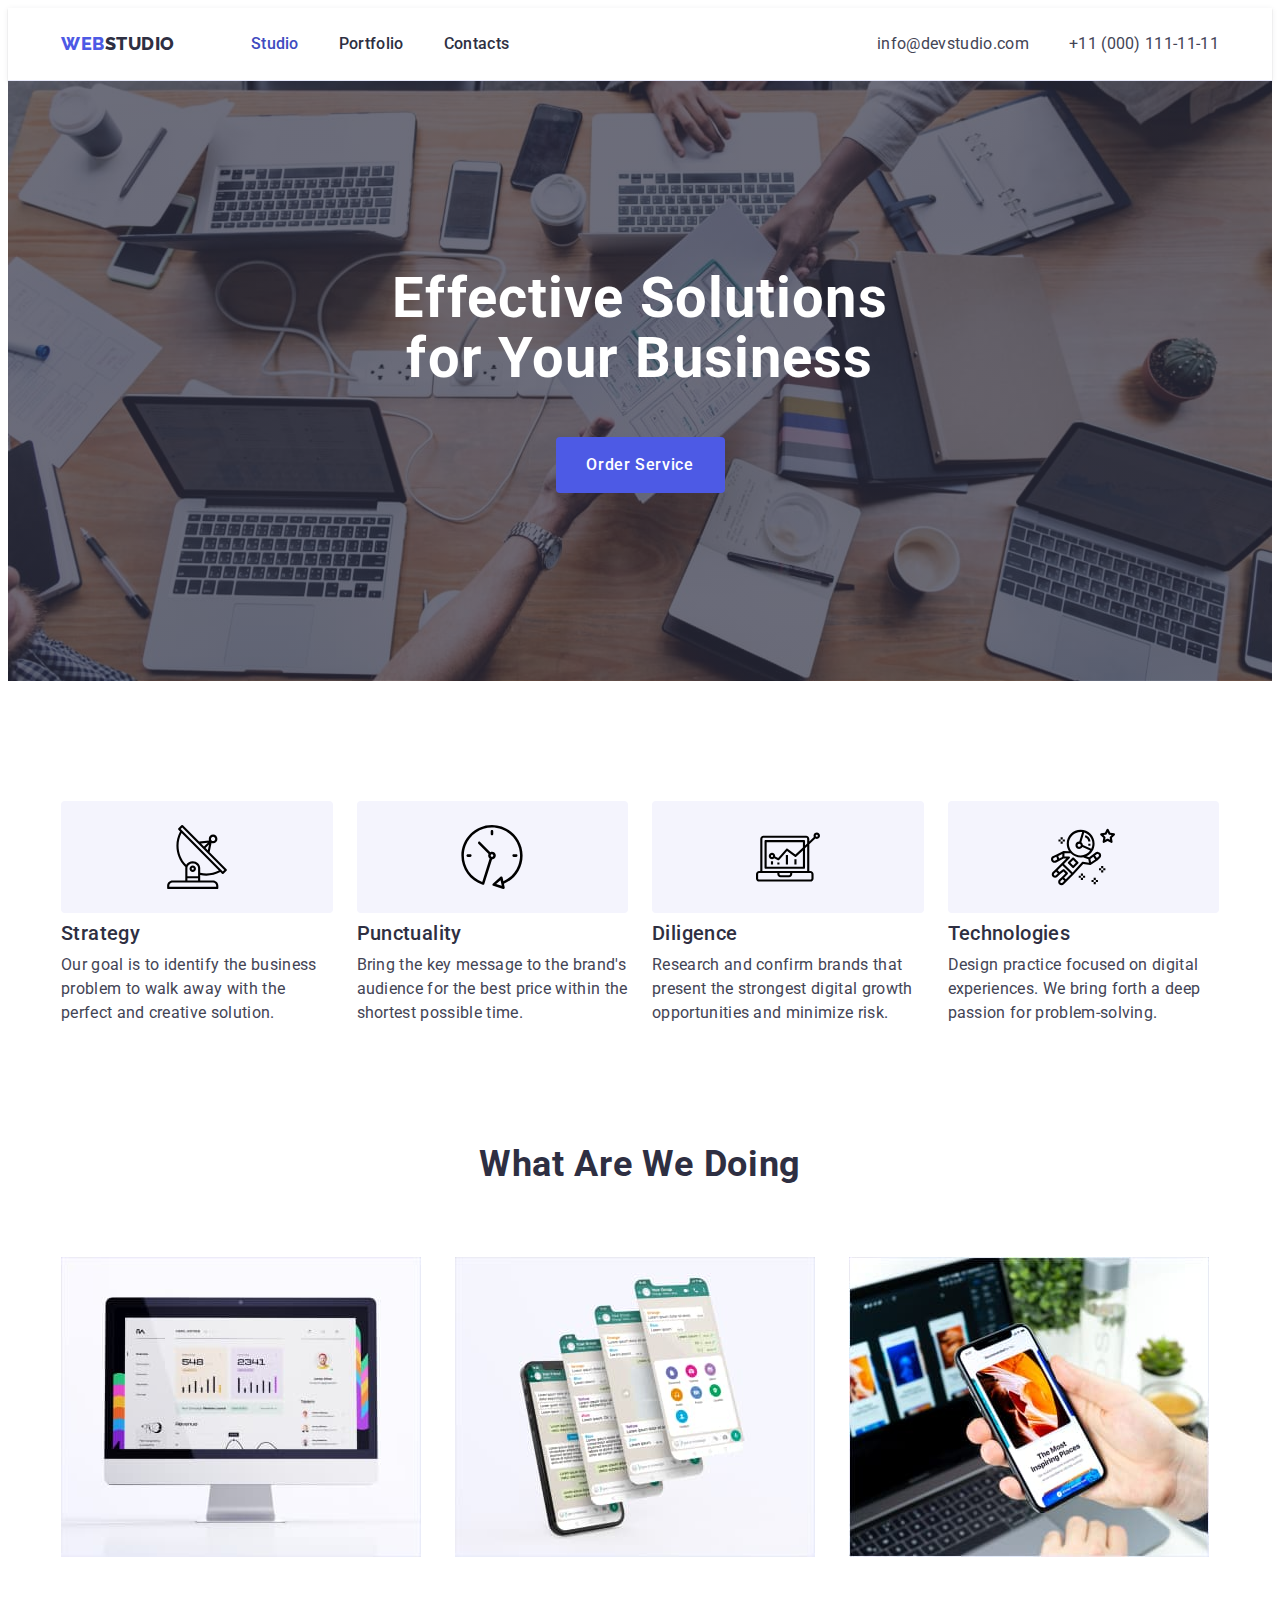
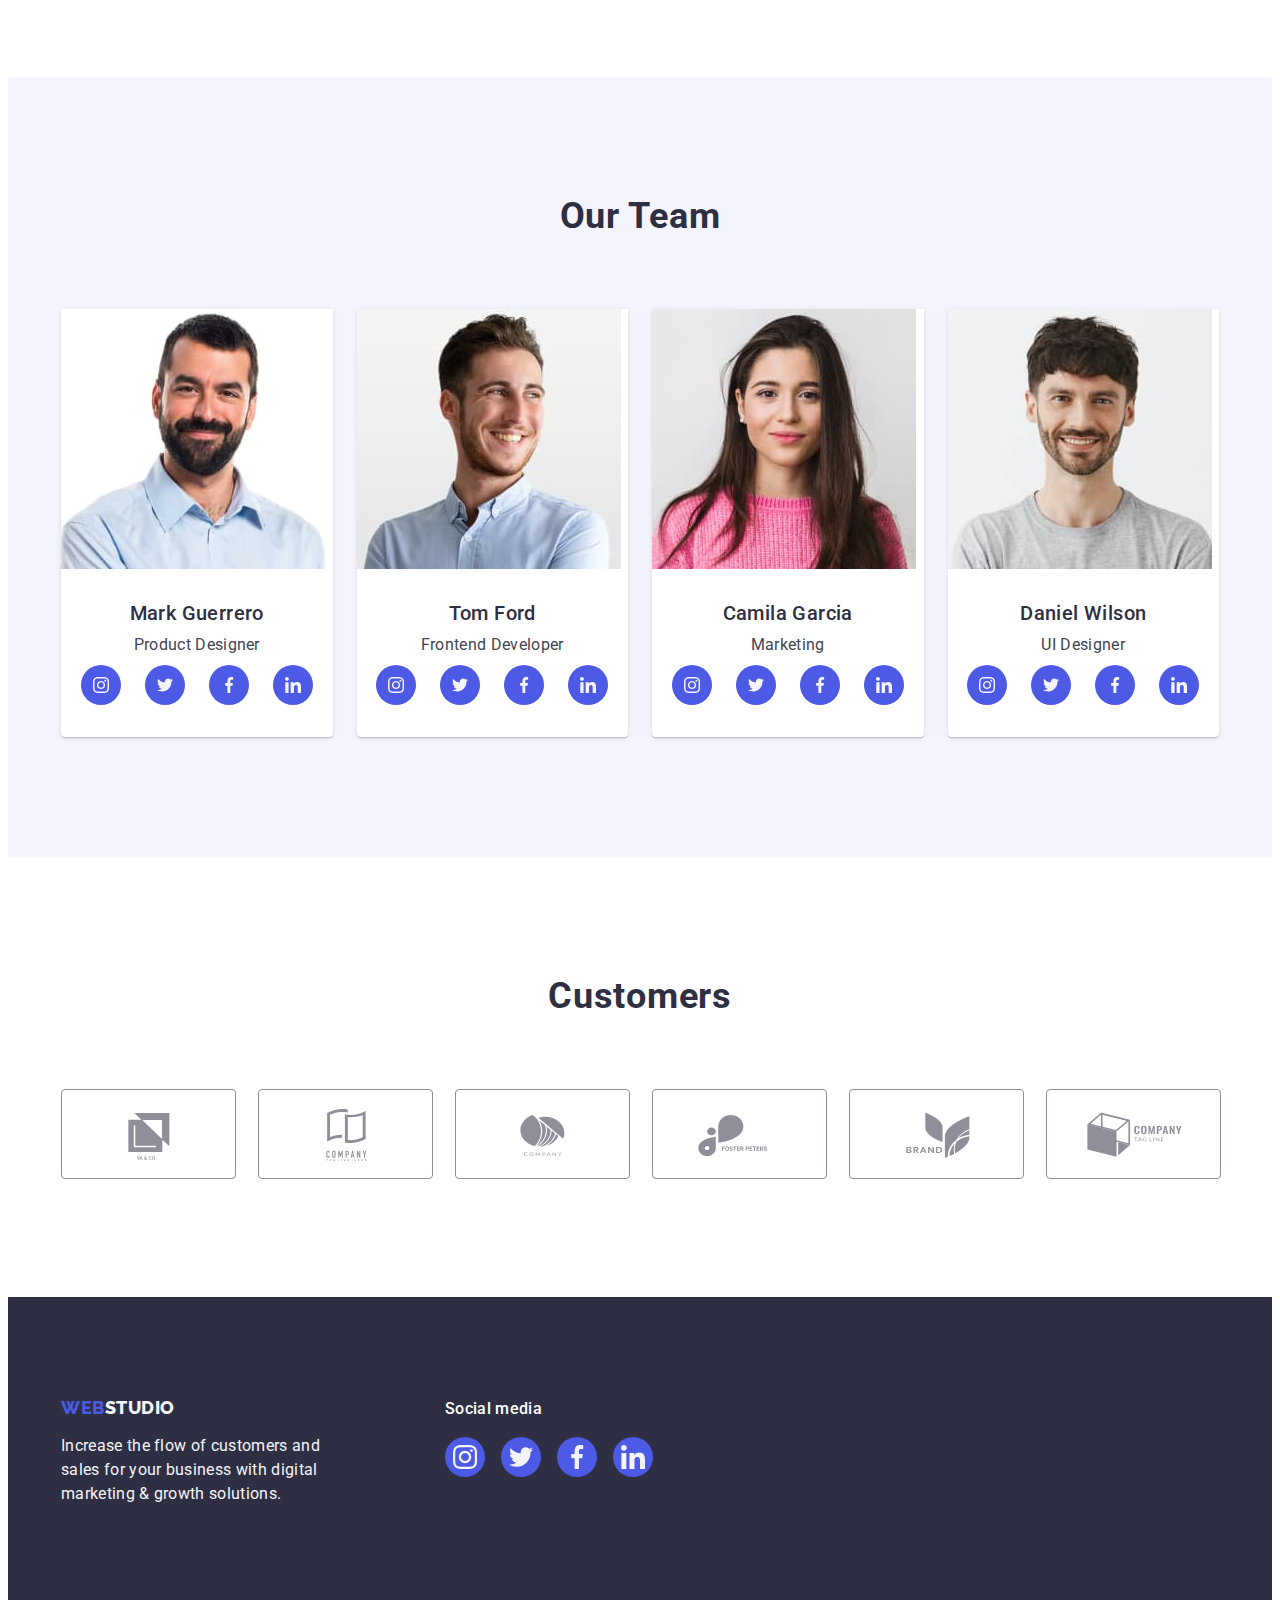
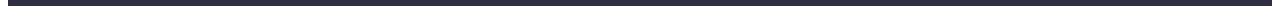
<file: index.html>
<!DOCTYPE html>
<html lang="en">
  <head>
    <meta charset="utf-8" />
    <meta name="description" content="WEBstudio site" />
    <link
      rel="stylesheet"
      href="https://cdnjs.cloudflare.com/ajax/libs/modern-normalize/2.0.0/modern-normalize.min.css"
      integrity="sha512-4xo8blKMVCiXpTaLzQSLSw3KFOVPWhm/TRtuPVc4WG6kUgjH6J03IBuG7JZPkcWMxJ5huwaBpOpnwYElP/m6wg=="
      crossorigin="anonymous"
      referrerpolicy="no-referrer"
    />
    <link href="./css/styles.css" rel="stylesheet" />
    <link rel="preconnect" href="https://fonts.googleapis.com" />
    <link rel="preconnect" href="https://fonts.gstatic.com" crossorigin />
    <link rel="preconnect" href="https://fonts.googleapis.com" />
    <link rel="preconnect" href="https://fonts.gstatic.com" crossorigin />
    <link
      href="https://fonts.googleapis.com/css2?family=Raleway:wght@800&family=Roboto:wght@400;500;700&display=swap"
      rel="stylesheet"
    />
    <title>WEBstudio</title>
  </head>
  <body>
    <header class="header">
      <div class="header-elements container">
        <nav class="navigation">
          <a href="./index.html" class="logo link"
            >WEB<span class="studio-logo">Studio</span>
          </a>
          <ul class="list menu">
            <li>
              <a href="./index.html" class="medium-text link menu-link current"
                >Studio</a
              >
            </li>
            <li>
              <a href="./portfolio.html" class="medium-text link menu-link"
                >Portfolio</a
              >
            </li>
            <li>
              <a href="" class="medium-text link menu-link">Contacts</a>
            </li>
          </ul>
        </nav>
        <address class="adress">
          <ul class="list menu">
            <li>
              <a
                href="mailto:info@devstudio.com"
                class="adress-text link menu-link"
                >info@devstudio.com</a
              >
            </li>
            <li>
              <a href="tel:+110001111111" class="adress-text link menu-link"
                >+11 (000) 111-11-11</a
              >
            </li>
          </ul>
        </address>
      </div>
    </header>
    <main>
      <section class="main-screen">
        <div class="container centered">
          <h1 class="h-one-title">Effective Solutions for Your Business</h1>
          <button type="button" class="button button-text" data-modal-open>
            Order Service
          </button>
        </div>
      </section>
      <section class="block-second">
        <div class="container">
          <h2 class="visually-hidden">About Us</h2>
          <ul class="list about-menu">
            <li class="element-list">
              <div class="icon">
                <svg width="64" height="64">
                  <use href="./images/icons.svg#icon-Group"></use>
                </svg>
              </div>
              <h3 class="h-three-title">Strategy</h3>
              <p class="p-text">
                Our goal is to identify the business problem to walk away with
                the perfect and creative solution.
              </p>
            </li>
            <li class="element-list">
              <div class="icon">
                <svg width="64" height="64">
                  <use href="./images/icons.svg#icon-clock"></use>
                </svg>
              </div>
              <h3 class="h-three-title">Punctuality</h3>
              <p class="p-text">
                Bring the key message to the brand's audience for the best price
                within the shortest possible time.
              </p>
            </li>
            <li class="element-list">
              <div class="icon">
                <svg width="64" height="64">
                  <use href="./images/icons.svg#icon-diagram"></use>
                </svg>
              </div>
              <h3 class="h-three-title">Diligence</h3>
              <p class="p-text">
                Research and confirm brands that present the strongest digital
                growth opportunities and minimize risk.
              </p>
            </li>
            <li class="element-list">
              <div class="icon">
                <svg width="64" height="64">
                  <use href="./images/icons.svg#icon-astronaut"></use>
                </svg>
              </div>
              <h3 class="h-three-title">Technologies</h3>
              <p class="p-text">
                Design practice focused on digital experiences. We bring forth a
                deep passion for problem-solving.
              </p>
            </li>
          </ul>
        </div>
      </section>
      <section class="block-third">
        <div class="container">
          <h2 class="h-two-title">What are we doing</h2>
          <ul class="list img-menu">
            <li class="img-element">
              <img src="./images/img1.jpg" width="360" alt="desctop screen" />
            </li>
            <li class="img-element">
              <img src="./images/img2.jpg" width="360" alt="mobiles screens" />
            </li>
            <li class="img-element">
              <img
                src="./images/img3.jpg"
                width="360"
                alt="holding mobile in hands"
              />
            </li>
          </ul>
        </div>
      </section>
      <section class="block-fourth">
        <div class="container">
          <h2 class="h-two-title">Our Team</h2>
          <ul class="list img-menu">
            <li class="list-el">
              <img
                src="./images/team1.jpg"
                width="264"
                height="260"
                alt="Mark Guerrero"
              />
              <div class="wrapper">
                <h3 class="h-three-title centered-title">Mark Guerrero</h3>
                <p class="p-text text-centered">Product Designer</p>
                <ul class="list socials-team">
                  <li class="socials-team-icon">
                    <a class="socials-team-link" href="">
                      <svg width="16" height="16" class="socials-team-svg">
                        <use href="./images/icons.svg#icon-instagram"></use>
                      </svg>
                    </a>
                  </li>
                  <li class="socials-team-icon">
                    <a class="socials-team-link" href="">
                      <svg width="16" height="16" class="socials-team-svg">
                        <use href="./images/icons.svg#icon-twitter"></use>
                      </svg>
                    </a>
                  </li>
                  <li class="socials-team-icon">
                    <a class="socials-team-link" href="">
                      <svg width="16" height="16" class="socials-team-svg">
                        <use href="./images/icons.svg#icon-facebook"></use>
                      </svg>
                    </a>
                  </li>
                  <li class="socials-team-icon">
                    <a class="socials-team-link" href="">
                      <svg width="16" height="16" class="socials-team-svg">
                        <use href="./images/icons.svg#icon-linkedin"></use>
                      </svg>
                    </a>
                  </li>
                </ul>
              </div>
            </li>
            <li class="list-el">
              <img
                src="./images/team2.jpg"
                width="264"
                height="260"
                alt="Tom Ford"
              />
              <div class="wrapper">
                <h3 class="h-three-title centered-title">Tom Ford</h3>
                <p class="p-text text-centered">Frontend Developer</p>
                <ul class="list socials-team">
                  <li class="socials-team-icon">
                    <a class="socials-team-link">
                      <svg width="16" height="16" class="socials-team-svg">
                        <use href="./images/icons.svg#icon-instagram"></use>
                      </svg>
                    </a>
                  </li>
                  <li class="socials-team-icon">
                    <a class="socials-team-link">
                      <svg width="16" height="16" class="socials-team-svg">
                        <use href="./images/icons.svg#icon-twitter"></use>
                      </svg>
                    </a>
                  </li>
                  <li class="socials-team-icon">
                    <a class="socials-team-link">
                      <svg width="16" height="16" class="socials-team-svg">
                        <use href="./images/icons.svg#icon-facebook"></use>
                      </svg>
                    </a>
                  </li>
                  <li class="socials-team-icon">
                    <a class="socials-team-link">
                      <svg width="16" height="16" class="socials-team-svg">
                        <use href="./images/icons.svg#icon-linkedin"></use>
                      </svg>
                    </a>
                  </li>
                </ul>
              </div>
            </li>
            <li class="list-el">
              <img
                src="./images/team3.jpg"
                width="264"
                height="260"
                alt="Gamila Garcia"
              />
              <div class="wrapper">
                <h3 class="h-three-title centered-title">Camila Garcia</h3>
                <p class="p-text text-centered">Marketing</p>
                <ul class="list socials-team">
                  <li class="socials-team-icon">
                    <a class="socials-team-link" href="">
                      <svg width="16" height="16" class="socials-team-svg">
                        <use href="./images/icons.svg#icon-instagram"></use>
                      </svg>
                    </a>
                  </li>
                  <li class="socials-team-icon">
                    <a class="socials-team-link" href="">
                      <svg width="16" height="16" class="socials-team-svg">
                        <use href="./images/icons.svg#icon-twitter"></use>
                      </svg>
                    </a>
                  </li>
                  <li class="socials-team-icon">
                    <a class="socials-team-link" href="">
                      <svg width="16" height="16" class="socials-team-svg">
                        <use href="./images/icons.svg#icon-facebook"></use>
                      </svg>
                    </a>
                  </li>
                  <li class="socials-team-icon">
                    <a class="socials-team-link" href="">
                      <svg width="16" height="16" class="socials-team-svg">
                        <use href="./images/icons.svg#icon-linkedin"></use>
                      </svg>
                    </a>
                  </li>
                </ul>
              </div>
            </li>
            <li class="list-el">
              <img
                src="./images/team4.jpg"
                width="264"
                height="260"
                alt="Daniel Wilson"
              />
              <div class="wrapper">
                <h3 class="h-three-title centered-title">Daniel Wilson</h3>
                <p class="p-text text-centered">UI Designer</p>
                <ul class="list socials-team">
                  <li class="socials-team-icon">
                    <a class="socials-team-link" href="">
                      <svg width="16" height="16" class="socials-team-svg">
                        <use href="./images/icons.svg#icon-instagram"></use>
                      </svg>
                    </a>
                  </li>
                  <li class="socials-team-icon">
                    <a class="socials-team-link" href="">
                      <svg width="16" height="16" class="socials-team-svg">
                        <use href="./images/icons.svg#icon-twitter"></use>
                      </svg>
                    </a>
                  </li>
                  <li class="socials-team-icon">
                    <a class="socials-team-link" href="">
                      <svg width="16" height="16" class="socials-team-svg">
                        <use href="./images/icons.svg#icon-facebook"></use>
                      </svg>
                    </a>
                  </li>
                  <li class="socials-team-icon">
                    <a class="socials-team-link" href="">
                      <svg width="16" height="16" class="socials-team-svg">
                        <use href="./images/icons.svg#icon-linkedin"></use>
                      </svg>
                    </a>
                  </li>
                </ul>
              </div>
            </li>
          </ul>
        </div>
      </section>
      <section class="fifth-block">
        <div class="container">
          <h2 class="h-two-title">Customers</h2>
          <ul class="list cust-list">
            <li class="cust-el">
              <a class="cust-link" href="">
                <svg width="104" height="56" class="cust-svg">
                  <use href="./images/icons.svg#icon-client1"></use>
                </svg>
              </a>
            </li>
            <li class="cust-el">
              <a class="cust-link" href="">
                <svg width="104" height="56" class="cust-svg">
                  <use href="./images/icons.svg#icon-client2"></use>
                </svg>
              </a>
            </li>
            <li class="cust-el">
              <a class="cust-link" href="">
                <svg width="104" height="56" class="cust-svg">
                  <use href="./images/icons.svg#icon-client3"></use>
                </svg>
              </a>
            </li>
            <li class="cust-el">
              <a class="cust-link" href="">
                <svg width="104" height="56" class="cust-svg">
                  <use href="./images/icons.svg#icon-client4"></use>
                </svg>
              </a>
            </li>
            <li class="cust-el">
              <a class="cust-link" href="">
                <svg width="104" height="56" class="cust-svg">
                  <use href="./images/icons.svg#icon-client5"></use>
                </svg>
              </a>
            </li>
            <li class="cust-el">
              <a class="cust-link" href="">
                <svg width="104" height="56" class="cust-svg">
                  <use href="./images/icons.svg#icon-client6"></use>
                </svg>
              </a>
            </li>
          </ul>
        </div>
      </section>
    </main>
    <footer class="footer">
      <div class="container footer-container">
        <div class="footer-first">
          <a href="./index.html" class="logo link footer-logo"
            >WEB<span class="studio-logo-white">Studio</span></a
          >
          <p class="footer-text">
            Increase the flow of customers and sales for your business with
            digital marketing & growth solutions.
          </p>
        </div>
        <div class="footer-socials">
          <p class="footer-socials-title">Social media</p>
          <ul class="list footer-socials-list">
            <li class="foot-soc-el">
              <a href="" class="foot-soc-link">
                <svg width="24" height="24" class="foot-soc-svg">
                  <use href="./images/icons.svg#icon-instagram"></use>
                </svg>
              </a>
            </li>
            <li class="foot-soc-el">
              <a href="" class="foot-soc-link">
                <svg width="24" height="24" class="foot-soc-svg">
                  <use href="./images/icons.svg#icon-twitter"></use>
                </svg>
              </a>
            </li>
            <li class="foot-soc-el">
              <a href="" class="foot-soc-link">
                <svg width="24" height="24" class="foot-soc-svg">
                  <use href="./images/icons.svg#icon-facebook"></use>
                </svg>
              </a>
            </li>
            <li class="foot-soc-el">
              <a href="" class="foot-soc-link">
                <svg width="24" height="24" class="foot-soc-svg">
                  <use href="./images/icons.svg#icon-linkedin"></use>
                </svg>
              </a>
            </li>
          </ul>
        </div>
      </div>
    </footer>
    <div class="modal is-hidden" data-modal>
      <div class="modal-window">
        <button type="button" data-modal-close class="close-modal-button">
          <svg width="8" height="8" class="close-svg">
            <use href="./images/icons.svg#icon-close"></use>
          </svg>
        </button>
      </div>
    </div>
    <script src="./js/modal.js"></script>
  </body>
</html>
</file>
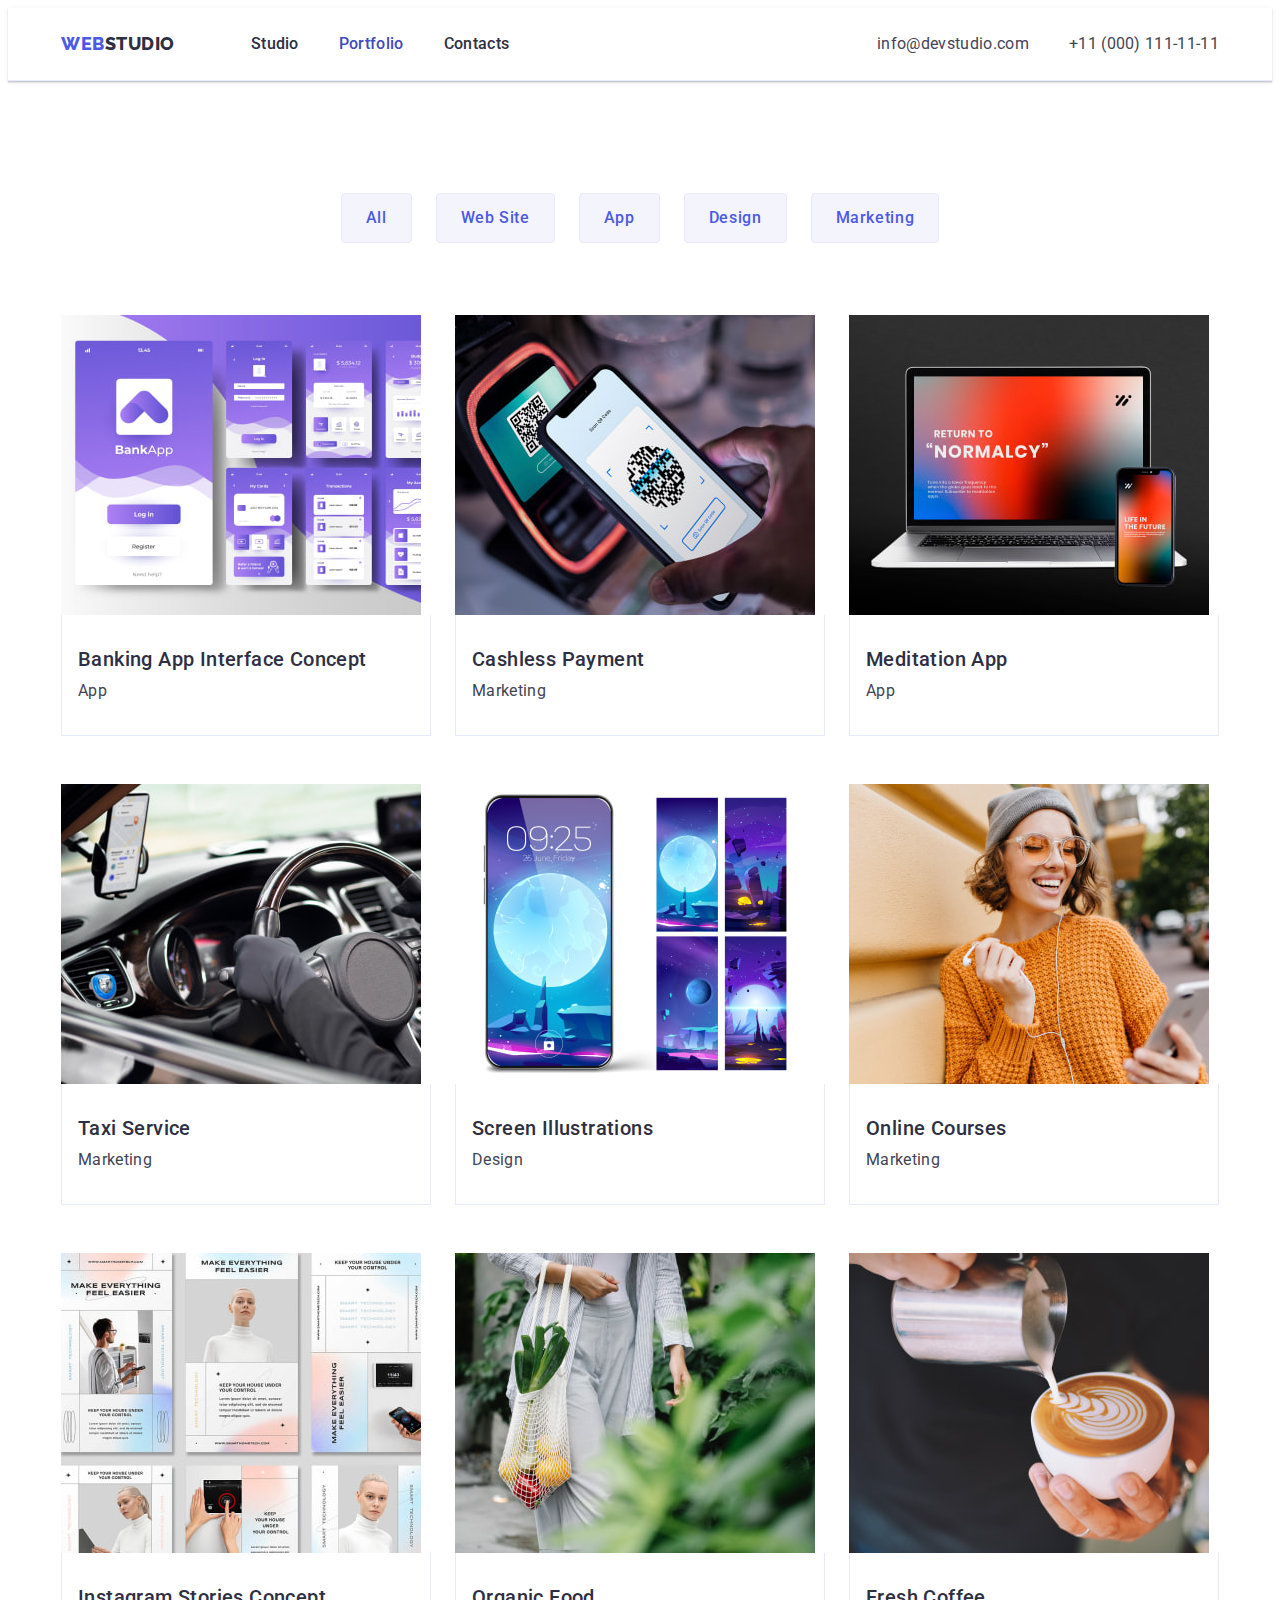
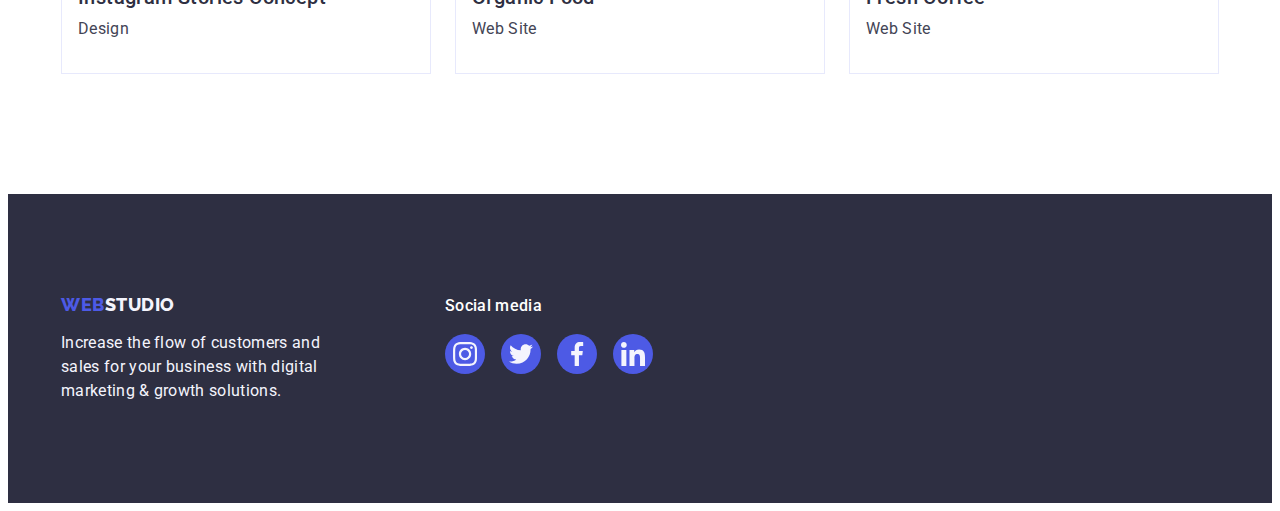
<file: portfolio.html>
<!DOCTYPE html>
<html lang="en">
  <head>
    <meta charset="utf-8" />
    <meta name="description" content="WEBstudio site" />
    <link
      rel="stylesheet"
      href="https://cdnjs.cloudflare.com/ajax/libs/modern-normalize/2.0.0/modern-normalize.min.css"
      integrity="sha512-4xo8blKMVCiXpTaLzQSLSw3KFOVPWhm/TRtuPVc4WG6kUgjH6J03IBuG7JZPkcWMxJ5huwaBpOpnwYElP/m6wg=="
      crossorigin="anonymous"
      referrerpolicy="no-referrer"
    />
    <link href="./css/styles.css" rel="stylesheet" />
    <link rel="preconnect" href="https://fonts.googleapis.com" />
    <link rel="preconnect" href="https://fonts.gstatic.com" crossorigin />
    <link rel="preconnect" href="https://fonts.googleapis.com" />
    <link rel="preconnect" href="https://fonts.gstatic.com" crossorigin />
    <link
      href="https://fonts.googleapis.com/css2?family=Raleway:wght@800&family=Roboto:wght@400;500;700&display=swap"
      rel="stylesheet"
    />
    <title>Portfolio</title>
  </head>
  <body>
    <header class="header">
      <div class="header-elements container">
        <nav class="navigation">
          <a href="./index.html" class="logo link"
            >WEB<span class="studio-logo">Studio</span>
          </a>
          <ul class="list menu">
            <li>
              <a href="./index.html" class="medium-text link menu-link"
                >Studio</a
              >
            </li>
            <li>
              <a href="./portfolio.html" class="medium-text link menu-link current"
                >Portfolio</a
              >
            </li>
            <li>
              <a href="" class="medium-text link menu-link">Contacts</a>
            </li>
          </ul>
        </nav>
        <address class="adress">
          <ul class="list menu">
            <li>
              <a
                href="mailto:info@devstudio.com"
                class="adress-text link menu-link"
                >info@devstudio.com</a
              >
            </li>
            <li>
              <a href="tel:+110001111111" class="adress-text link menu-link"
                >+11 (000) 111-11-11</a
              >
            </li>
          </ul>
        </address>
      </div>
    </header>
    <main>
      <section class="portfolio-content" id="portfolio-content">
        <div class="container">
          <h1 class="visually-hidden">Portfolio</h1>
          <ul class="list portfolio-filter-list">
            <li>
              <button type="button" class="button-filter">All</button>
            </li>
            <li>
              <button type="button" class="button-filter">Web Site</button>
            </li>
            <li>
              <button type="button" class="button-filter">App</button>
            </li>
            <li>
              <button type="button" class="button-filter">Design</button>
            </li>
            <li>
              <button type="button" class="button-filter">Marketing</button>
            </li>
          </ul>
          <ul class="list portfolio-list">
            <li class="portfolio-el">
              <a href="" class="link portfolio-link">
                <div class="portfolio-image-container">
                  <img
                    src="./images/portfolio1.jpg"
                    width="360"
                    alt="Cashless Payment"
                  />
                  <p class="p-text portfolio-p"> - 14 Stylish and User-Friendly App Design Concepts · Task Manager App · Calorie Tracker App · Exotic Fruit Ecommerce App · Cloud Storage App</p>
                </div>
                <div class="wrapper-portfolio-el">
                  <h2 class="h-three-title-portfolio">Banking App Interface Concept</h2>
                  <p class="p-text">App</p>
                </div>
              </a>
            </li>
            <li class="portfolio-el">
              <a href="" class="link portfolio-link">
                <div class="portfolio-image-container">
                  <img
                    src="./images/portfolio2.jpg"
                    width="360"
                    alt="Cashless Payment"
                  />
                  <p class="p-text portfolio-p"> - 14 Stylish and User-Friendly App Design Concepts · Task Manager App · Calorie Tracker App · Exotic Fruit Ecommerce App · Cloud Storage App</p>
                </div>
                <div class="wrapper-portfolio-el">
                  <h2 class="h-three-title-portfolio">Cashless Payment</h2>
                  <p class="p-text">Marketing</p>
                </div>
              </a>
            </li>
            <li class="portfolio-el">
              <a href="" class="link portfolio-link">
                <div class="portfolio-image-container">
                  <img
                    src="./images/portfolio3.jpg"
                    width="360"
                    alt="Cashless Payment"
                  />
                  <p class="p-text portfolio-p"> - 14 Stylish and User-Friendly App Design Concepts · Task Manager App · Calorie Tracker App · Exotic Fruit Ecommerce App · Cloud Storage App</p>
                </div>
                <div class="wrapper-portfolio-el">
                  <h2 class="h-three-title-portfolio">Meditation App</h2>
                  <p class="p-text">App</p>
                </div>
              </a>
            </li>
            <li class="portfolio-el">
              <a href="" class="link portfolio-link">
                <div class="portfolio-image-container">
                  <img
                    src="./images/portfolio4.jpg"
                    width="360"
                    alt="Cashless Payment"
                  />
                  <p class="p-text portfolio-p"> - 14 Stylish and User-Friendly App Design Concepts · Task Manager App · Calorie Tracker App · Exotic Fruit Ecommerce App · Cloud Storage App</p>
                </div>
                <div class="wrapper-portfolio-el">
                  <h2 class="h-three-title-portfolio">Taxi Service</h2>
                  <p class="p-text">Marketing</p>
                </div>
              </a>
            </li>
            <li class="portfolio-el">
              <a href="" class="link portfolio-link">
                <div class="portfolio-image-container">
                  <img
                    src="./images/portfolio5.jpg"
                    width="360"
                    alt="Cashless Payment"
                  />
                  <p class="p-text portfolio-p"> - 14 Stylish and User-Friendly App Design Concepts · Task Manager App · Calorie Tracker App · Exotic Fruit Ecommerce App · Cloud Storage App</p>
                </div>
                <div class="wrapper-portfolio-el">
                  <h2 class="h-three-title-portfolio">Screen Illustrations</h2>
                  <p class="p-text">Design</p>
                </div>
              </a>
            </li>
            <li class="portfolio-el">
              <a href="" class="link portfolio-link">
                <div class="portfolio-image-container">
                  <img
                    src="./images/portfolio6.jpg"
                    width="360"
                    alt="Cashless Payment"
                  />
                  <p class="p-text portfolio-p"> - 14 Stylish and User-Friendly App Design Concepts · Task Manager App · Calorie Tracker App · Exotic Fruit Ecommerce App · Cloud Storage App</p>
                </div>
                <div class="wrapper-portfolio-el">
                  <h2 class="h-three-title-portfolio">Online Courses</h2>
                  <p class="p-text">Marketing</p>
                </div>
              </a>
            </li>
            <li class="portfolio-el">
              <a href="" class="link portfolio-link">
                <div class="portfolio-image-container">
                  <img
                    src="./images/portfolio7.jpg"
                    width="360"
                    alt="Cashless Payment"
                  />
                  <p class="p-text portfolio-p"> - 14 Stylish and User-Friendly App Design Concepts · Task Manager App · Calorie Tracker App · Exotic Fruit Ecommerce App · Cloud Storage App</p>
                </div>
                <div class="wrapper-portfolio-el">
                  <h2 class="h-three-title-portfolio">Instagram Stories Concept</h2>
                  <p class="p-text">Design</p>
                </div>
              </a>
            </li>
            <li class="portfolio-el">
              <a href="" class="link portfolio-link">
                <div class="portfolio-image-container">
                  <img
                    src="./images/portfolio8.jpg"
                    width="360"
                    alt="Cashless Payment"
                  />
                  <p class="p-text portfolio-p"> - 14 Stylish and User-Friendly App Design Concepts · Task Manager App · Calorie Tracker App · Exotic Fruit Ecommerce App · Cloud Storage App</p>
                </div>
                <div class="wrapper-portfolio-el">
                  <h2 class="h-three-title-portfolio">Organic Food</h2>
                  <p class="p-text">Web Site</p>
                </div>
              </a>
            </li>
            <li class="portfolio-el">
              <a href="" class="link portfolio-link">
                <div class="portfolio-image-container">
                  <img
                    src="./images/portfolio9.jpg"
                    width="360"
                    alt="Cashless Payment"
                  />
                  <p class="p-text portfolio-p"> - 14 Stylish and User-Friendly App Design Concepts · Task Manager App · Calorie Tracker App · Exotic Fruit Ecommerce App · Cloud Storage App</p>
                </div>
                <div class="wrapper-portfolio-el">
                  <h2 class="h-three-title-portfolio">Fresh Coffee</h2>
                  <p class="p-text">Web Site</p>
                </div>
              </a>
            </li>
          </ul>
        </div>
      </section>
    </main>
    <footer class="footer">
      <div class="container footer-container">
        <div class="footer-first">
          <a href="./index.html" class="logo link footer-logo"
            >WEB<span class="studio-logo-white">Studio</span></a>
          <p class="footer-text">
            Increase the flow of customers and sales for your business with
            digital marketing & growth solutions.
          </p>
        </div>
        <div class="footer-socials">
          <p class="footer-socials-title">Social media</p>
          <ul class="list footer-socials-list">
            <li class="foot-soc-el">
              <a href="" class="foot-soc-link">
                <svg width="24" height="24" class="foot-soc-svg">
                  <use href="./images/icons.svg#icon-instagram"></use>
                </svg>
              </a>
            </li>
            <li class="foot-soc-el">
              <a href="" class="foot-soc-link">
                <svg width="24" height="24" class="foot-soc-svg">
                  <use href="./images/icons.svg#icon-twitter"></use>
                </svg>
              </a>
            </li>
            <li class="foot-soc-el">
              <a href="" class="foot-soc-link">
                <svg width="24" height="24" class="foot-soc-svg">
                  <use href="./images/icons.svg#icon-facebook"></use>
                </svg>
              </a>
            </li>
            <li class="foot-soc-el">
              <a href="" class="foot-soc-link">
                <svg width="24" height="24" class="foot-soc-svg">
                  <use href="./images/icons.svg#icon-linkedin"></use>
                </svg>
              </a>
            </li>
          </ul>
        </div>
      </div>
    </footer>
  </body>
</html>
</file>
<file: css/styles.css>
:root {
  --primary-brand: #4d5ae5;
  --pressed-state: #404bbf;
  --dark: #2e2f42;
  --succes: #31d0aa;
  --text: #434455;
  --subtle-text: #8e8f99;
  --accent: #e7e9fc;
  --light: #f4f4fd;
  --modal-overlay: #2e2f4266;
  --hero-background: #2e2f42b2;
  --white-background: #ffffff;
  --modal-backgroung: #fcfcfc;
}

body {
  font-family: "Roboto", sans-serif;
  size: 16px;
  line-height: 24px;
  letter-spacing: 0.02em;
  color: var(--text);
  background-color: var(--white-background);
}

a {
  font-size: 12px;
  line-height: 16px;
  letter-spacing: 0.04em;
  text-decoration: none;
}

h1,
h2,
h3,
p {
  margin: 0;
}

.h-one-title {
  font-size: 56px;
  line-height: 1.07;
  letter-spacing: 0.02em;
  text-align: center;
  color: var(--white-background);
  max-width: 496px;
  margin-bottom: 48px;
}

.h-two-title {
  font-size: 36px;
  line-height: 1.11;
  letter-spacing: 0.02em;
  text-align: center;
  text-transform: capitalize;
  color: var(--dark);
  margin-bottom: 72px;
}

.h-three-title {
  font-size: 20px;
  font-weight: 500;
  line-height: 1.2;
  letter-spacing: 0.02em;
  color: var(--dark);
  margin-bottom: 8px;
}

.centered-title {
  text-align: center;
}

.p-text {
  font-size: 16px;
  line-height: 1.5;
  letter-spacing: 0.02em;
  color: var(--text);
}

.text-centered {
  text-align: center;
  margin-bottom: 8px;
}

.small-text {
  font-size: 12px;
  line-height: 12px;
  letter-spacing: 0.04em;
}

.medium-text {
  font-weight: 500;
  font-size: 16px;
  line-height: 1.5;
  letter-spacing: 0.02em;
  color: var(--dark);
}

.button {
  font-family: "Roboto", sans-serif;
  background-color: var(--primary-brand);
  color: var(--white-background);
  font-size: 16px;
  font-weight: 500;
  line-height: 1.5;
  letter-spacing: 0.04em;
  text-align: center;
  cursor: pointer;
  display: block;
  min-width: 169px;
  height: 56px;
  border: none;
  border-radius: 4px;
  transition: background-color 250ms cubic-bezier(0.4, 0, 0.2, 1);
}

.button:hover,
.button:focus {
  background-color: var(--pressed-state);
}

.link {
  text-decoration: none;
  display: block;
}

.link:hover,
.link:focus {
  color: var(--pressed-state);
}

.logo {
  font-family: "Raleway", sans-serif;
  font-size: 18px;
  font-weight: 800;
  line-height: 1.17;
  letter-spacing: 0.03em;
  text-align: left;
  color: var(--primary-brand);
  text-transform: uppercase;
  margin-right: 76px;
}

.white {
  color: var(--accent);
}

.studio-logo {
  color: var(--dark);
}

.studio-logo-white {
  color: var(--light);
}

.list {
  list-style: none;
}

.visually-hidden {
  position: absolute;
  width: 1px;
  height: 1px;
  margin: -1px;
  border: 0;
  padding: 0;
  white-space: nowrap;
  clip-path: inset(100%);
  clip: rect(0 0 0 0);
  overflow: hidden;
}

img {
  display: block;
}

.container {
  width: 1158px;
  margin: 0 auto;
  padding: 0 15px;
}
/*HEADER*/

.header {
  border-bottom: 1px solid #e7e9fc;
  box-shadow: 0px 2px 1px rgba(46, 47, 66, 0.08),
    0px 1px 1px rgba(46, 47, 66, 0.16), 0px 1px 6px rgba(46, 47, 66, 0.08);
}

.header-elements {
  display: flex;
  justify-content: space-between;
}

.navigation {
  display: flex;
  align-items: center;
}

.menu {
  display: flex;
  gap: 40px;
  margin: 0;
  padding-left: 0;
}

.menu-link {
  position: relative;
  padding: 24px 0;
  transition: color 250ms cubic-bezier(0.4, 0, 0.2, 1);
}

.current {
  color: var(--pressed-state);
}

.current::after {
  content: "";
  position: absolute;
  left: 0;
  bottom: -1px;
  height: 4px;
  background-color: var(--pressed-state);
  border-radius: 2px;
}

address {
  font-style: normal;
}

.adress-text {
  font-size: 16px;
  line-height: 1.5;
  letter-spacing: 0.02em;
  color: var(--text);
}

/* MAIN-SCREEN */

.main-screen {
  max-width: 1440px;
  margin: 0 auto;
  padding: 188px 0;
  color: var(--white-background);
  background-color: var(--dark);
  background-image: linear-gradient(
      rgba(46, 47, 66, 0.7),
      rgba(46, 47, 66, 0.7)
    ),
    url(../images/hero-bg.jpg);
  background-repeat: no-repeat;
  background-position: center;
  background-size: cover;
}

.centered {
  display: flex;
  flex-direction: column;
  align-items: center;
}
/* BLOCK-2 */

.block-second {
  padding: 120px 0;
}

.about-menu {
  display: flex;
  gap: 24px;
  margin: 0;
  padding-left: 0;
}

.element-list {
  width: calc((100% - 72px) / 4);
}

.icon {
  display: flex;
  align-items: center;
  justify-content: center;
  height: 112px;
  background-color: var(--light);
  border-radius: 4px;
  margin-bottom: 8px;
}
/* BLOCK-3 */

.block-third {
  padding-bottom: 120px;
}

.img-menu {
  display: flex;
  gap: 24px;
  margin: 0;
  padding-left: 0;
}

.img-element {
  width: calc((100% - 48px) / 3);
}

/* BLOCK-4 */

.block-fourth {
  background-color: var(--light);
  padding: 120px 0;
}

.list-el {
  background-color: var(--white-background);
  width: calc((100% - 72px) / 4);
  border-radius: 0px 0px 4px 4px;
  box-shadow: 0px 1px 6px rgba(46, 47, 66, 0.08),
    0px 1px 1px rgba(46, 47, 66, 0.16), 0px 2px 1px rgba(46, 47, 66, 0.08);
}

.wrapper {
  padding: 32px 0;
}

.socials-team {
  display: flex;
  justify-content: center;
  gap: 24px;
  margin: 0;
  padding: 0;
}

.socials-team-icon {
  width: 40px;
  height: 40px;
}

.socials-team-link {
  width: 100%;
  height: 100%;
  background-color: var(--primary-brand);
  border-radius: 50%;
  display: flex;
  align-items: center;
  justify-content: center;
  cursor: pointer;
  transition: background-color 250ms cubic-bezier(0.4, 0, 0.2, 1);
}

.socials-team-link:hover {
  background-color: var(--pressed-state);
}

.socials-team-link:focus {
  background-color: var(--pressed-state);
}

.socials-team-svg {
  fill: var(--light);
}

/* BLOCK-5 */

.fifth-block {
  padding-top: 120px;
  padding-bottom: 120px;
}

.cust-list {
  margin: 0;
  padding-left: 0;
  display: flex;
  gap: 24px;
}

.cust-el {
  width: calc((100% - 120px) / 6);
  height: 88px;
}

.cust-link {
  width: 100%;
  height: 100%;
  border: 1px solid var(--subtle-text);
  border-radius: 4px;
  display: flex;
  align-items: center;
  justify-content: center;
  color: var(--subtle-text);
  transition: border-color 250ms cubic-bezier(0.4, 0, 0.2, 1),
    color 250ms cubic-bezier(0.4, 0, 0.2, 1);
}

.cust-link:hover {
  border-color: var(--pressed-state);
  color: var(--pressed-state);
}

.cust-link:focus {
  border-color: var(--pressed-state);
  color: var(--pressed-state);
}

.cust-svg {
  fill: currentColor;
}
/* filter block  */

/* portfolio-content */

.h-three-title-portfolio {
  font-size: 20px;
  font-weight: 500;
  line-height: 1.2;
  letter-spacing: 0.02em;
  color: var(--dark);
  margin-bottom: 8px;
}

.portfolio-content {
  padding-top: 96px;
  padding-bottom: 120px;
}

.portfolio-filter-list {
  display: flex;
  justify-content: center;
  gap: 24px;
  margin-bottom: 72px;
  padding-left: 0;
}

.button-filter {
  font-family: "Roboto", sans-serif;
  background-color: var(--light);
  color: var(--primary-brand);
  font-size: 16px;
  font-weight: 500;
  line-height: 1.5;
  letter-spacing: 0.04em;
  text-align: center;
  cursor: pointer;
  padding: 12px 24px;
  border: 1px solid var(--accent);
  border-radius: 4px;
  transition: color 250ms cubic-bezier(0.4, 0, 0.2, 1),
    background-color 250ms cubic-bezier(0.4, 0, 0.2, 1),
    border-color 250ms cubic-bezier(0.4, 0, 0.2, 1),
    box-shadow 250ms cubic-bezier(0.4, 0, 0.2, 1);
}

.button-filter:focus,
.button-filter:hover {
  color: var(--white-background);
  background-color: var(--pressed-state);
  border: 1px solid transparent;
  box-shadow: 0px 3px 1px rgba(0, 0, 0, 0.1), 0px 2px 1px rgba(0, 0, 0, 0.08),
    0px 2px 2px rgba(0, 0, 0, 0.12);
}

.portfolio-list {
  display: flex;
  flex-wrap: wrap;
  column-gap: 24px;
  row-gap: 48px;
  margin: 0;
  padding-left: 0;
}

.portfolio-el {
  width: calc((100% - 48px) / 3);
  /* overflow: hidden; */
}

.wrapper-portfolio-el {
  padding: 32px 16px;
  border: 1px solid #e7e9fc;
  border-top: none;
}

.portfolio-link {
  transition: box-shadow 250ms cubic-bezier(0.4, 0, 0.2, 1);
}

.portfolio-link:hover,
.portfolio-link:focus {
  box-shadow: 0px 1px 6px rgba(46, 47, 66, 0.08),
    0px 1px 1px rgba(46, 47, 66, 0.16), 0px 2px 1px rgba(46, 47, 66, 0.08);
}

.portfolio-link:hover .portfolio-p {
  transform: translateY(0%);
}

.portfolio-link:focus .portfolio-p {
  transform: translateY(0%);
}

.portfolio-image-container {
  position: relative;
  overflow: hidden;
}

.portfolio-p {
  position: absolute;
  top: 0;
  font-size: 16px;
  line-height: 1.5;
  letter-spacing: 0.02em;
  color: var(--light);
  padding: 40px 32px;
  background-color: #4d5ae5;
  height: 100%;
  width: 100%;
  transform: translateY(100%);
  transition: transform 250ms cubic-bezier(0.4, 0, 0.2, 1);
}

/* FOOTER */

.footer {
  background-color: var(--dark);
  color: var(--white-background);
  padding: 100px 0;
}

.footer-text {
  line-height: 1.5;
  color: var(--light);
  letter-spacing: 0.02em;
  max-width: 264px;
}

.footer-logo {
  display: inline-block;
  margin-bottom: 16px;
}

.footer-container {
  display: flex;
  align-items: baseline;
}

.footer-first {
  margin-right: 120px;
}

.footer-socials-title {
  font-weight: 500;
  font-size: 16px;
  line-height: 1.5;
  letter-spacing: 0.02em;
  color: var(--white-background);
  margin-bottom: 16px;
}

.footer-socials-list {
  display: flex;
  gap: 16px;
  margin: 0;
  padding-left: 0;
}

.foot-soc-el {
  width: 40px;
  height: 40px;
}

.foot-soc-link {
  width: 100%;
  height: 100%;
  background-color: var(--primary-brand);
  border-radius: 50%;
  display: flex;
  align-items: center;
  justify-content: center;
  transition: background-color 250ms cubic-bezier(0.4, 0, 0.2, 1);
}

.foot-soc-link:hover,
.foot-soc-link:focus {
  background-color: var(--succes);
}

.foot-soc-svg {
  fill: var(--light);
}

/* MODAL */

.modal {
  position: fixed;
  top: 0;
  left: 0;
  width: 100%;
  height: 100%;
  background-color: rgba(46, 47, 66, 0.4);
  transition: opacity 250ms cubic-bezier(0.4, 0, 0.2, 1),
    visibility 250ms cubic-bezier(0.4, 0, 0.2, 1);
}

.is-hidden {
  opacity: 0;
  visibility: hidden;
  pointer-events: none;
}

.modal-window {
  position: absolute;
  top: 50%;
  left: 50%;
  transform: translate(-50%, -50%) scale(1);
  width: 408px;
  min-height: 584px;
  background: var(--modal-backgroung);
  box-shadow: 0px 1px 1px rgba(0, 0, 0, 0.14), 0px 1px 3px rgba(0, 0, 0, 0.12),
    0px 2px 1px rgba(0, 0, 0, 0.2);
  border-radius: 4px;
  transition: transform 250ms cubic-bezier(0.4, 0, 0.2, 1);
}

.close-modal-button {
  position: absolute;
  top: 24px;
  right: 24px;
  width: 24px;
  height: 24px;
  border-radius: 50%;
  display: flex;
  align-items: center;
  justify-content: center;
  background-color: var(--accent);
  border: 1px solid rgba(0, 0, 0, 0.1);
  padding: 0;
  cursor: pointer;
  transition: background-color 250ms cubic-bezier(0.4, 0, 0.2, 1),
    border 250ms cubic-bezier(0.4, 0, 0.2, 1);
}

.close-modal-button:hover {
  background-color: var(--pressed-state);
  border: none;
}

.close-modal-button:focus {
  background-color: var(--pressed-state);
  border: none;
}

.close-svg {
  transition: fill 250ms cubic-bezier(0.4, 0, 0.2, 1);
}

.close-modal-button:hover,
.close-modal-button:focus {
  fill: var(--white-background);
}
</file>
